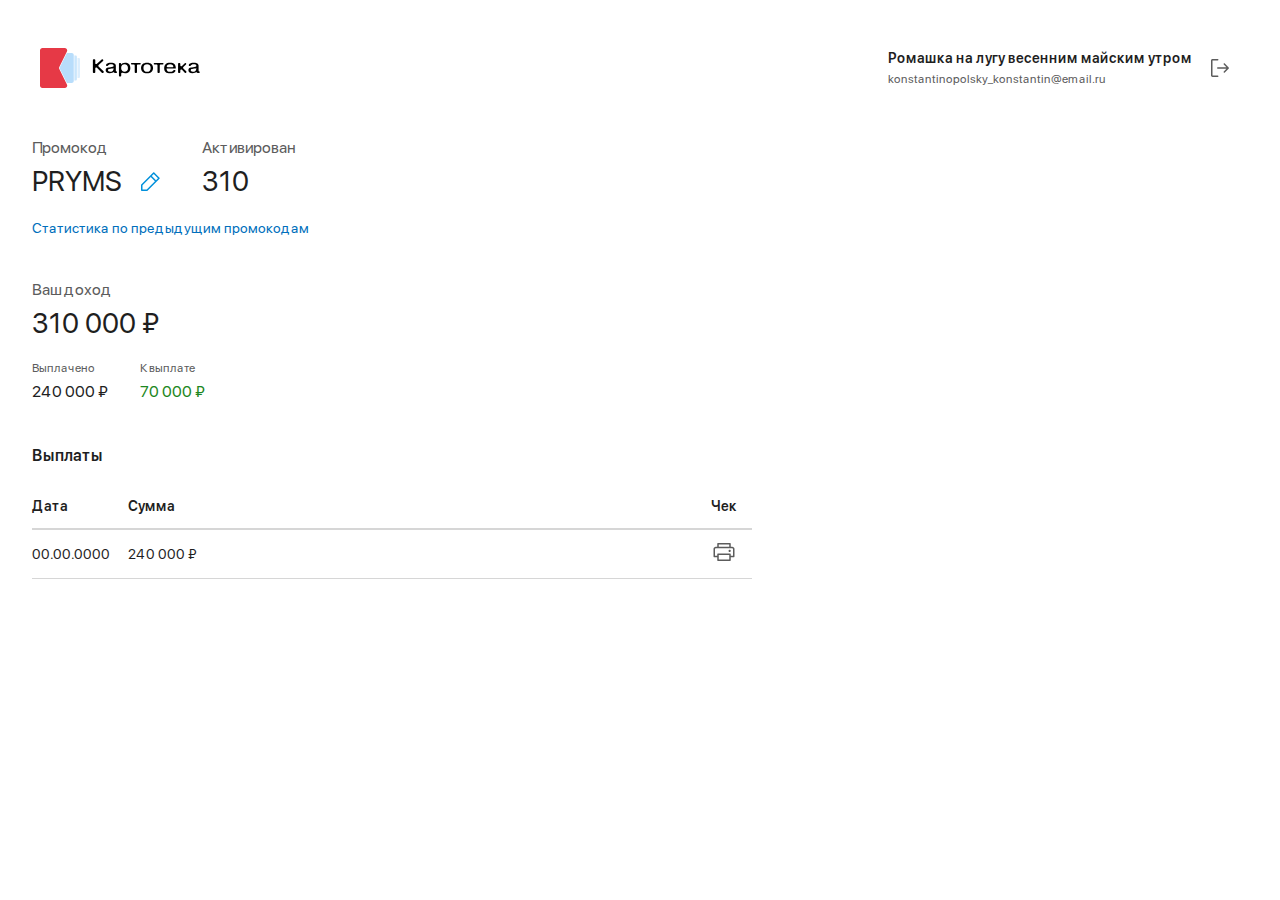
<file: docs/index.html>
<!DOCTYPE html>
<html>
  <head>
    <meta content="text/html; charset=utf-8" http-equiv="Content-Type">
    <meta name="viewport" content="width=device-width, initial-scale=1, maximum-scale=2, user-scalable=1">
    <meta content="" name="Description">
    <meta content="" name="Keywords">
    <meta content="index,follow" name="robots">
    <title>Partners account</title>
    <link rel="stylesheet" href="css/index.css">
  </head>
  <body>
    <header class="header js-header">
      <div class="title-wrapper">
        <h1 class="title">Картотека</h1>
        <div class="title-logo">
              <svg class="title-logo__icon" width="40" height="40" viewBox="0 0 40 40" fill="none">
                <path d="m37.5 30.0019h1.25c.6904 0 1.25-.5597 1.25-1.25v-17.5c0-.6904-.5596-1.25-1.25-1.25h-1.25z" fill="#dceefd"></path>
                <path d="m34.375 32.5019h1.25c.6904 0 1.25-.5597 1.25-1.25v-22.50001c0-.69035-.5596-1.25-1.25-1.25h-1.25z" fill="#cae6fc"></path>
                <path d="m0 2.50189c0-1.38071 1.11929-2.49999791 2.5-2.49999791h22.2049c1.8585 0 3.0672 1.95577791 2.2361 3.61803791l-7.632 15.26397c-.3519.7038-.3519 1.5322 0 2.236l7.632 15.264c.8311 1.6622-.3776 3.618-2.2361 3.618h-22.2049c-1.38071 0-2.5-1.1193-2.5-2.5z" fill="#e63946"></path>
                <path clip-rule="evenodd" d="m26.875 35.0019h4.875c1.1046 0 2-.8954 2-2v-26.00001c0-1.10457-.8954-2-2-2h-4.875l-6.941 13.88201c-.3519.7038-.3519 1.5322 0 2.236z" fill="#b8ddfb" fill-rule="evenodd"></path>
              </svg>
              <svg class="title-logo__text-icon" width="109" height="18" viewBox="0 0 109 18" fill="none">
                <g fill="#000">
                  <path d="m105.274 9.20085c0-.06866-.082-.10613-.137-.06472-.195.14757-.399.2479-.611.30099-.263.05251-.702.10501-1.319.15752l-1.083.07875c-.853.05251-1.451.17721-1.792.37411-.4331.3019-.6496.6826-.6496 1.142 0 .4725.1837.8466.5516 1.1223.315.2625.833.3937 1.555.3937.985 0 1.733-.1837 2.245-.5513.827-.5644 1.24-1.5488 1.24-2.95335zm-5.159-3.14981c-.3204.45015-.7228.94461-1.2751.94461h-.2988c-.5465 0-1.0139-.44919-.8597-.97346.1362-.46351.3832-.87409.7408-1.23173.7876-.78757 2.1988-1.18136 4.2328-1.18136 1.956 0 3.341.40691 4.155 1.22073.092.09189.171.19033.236.29534.079.10501.145.21659.197.33472.053.10501.098.20346.138.29534.039.07876.072.18377.098.31503.027.13126.046.22971.059.29534.014.06563.02.17064.02.31503.013.14438.02.23627.02.27565v.29533.25596 3.85913c0 .4447.049.7457.148.9032.028.0442.063.0843.1.121.106.1048.259.1571.461.1571.166 0 .354.1368.354.3032v.6201c0 .2879-.202.5398-.488.5737-.218.0259-.436.0388-.654.0388-.656 0-1.129-.1116-1.418-.3347-.392-.2866-1.157-.4878-1.557-.2124-.224.1537-.459.277-.707.3699-.551.2231-1.378.3347-2.481.3347-1.299 0-2.2574-.2166-2.8744-.6497-.7875-.5382-1.1813-1.3192-1.1813-2.3431 0-.7613.2428-1.38478.7285-1.87044.42-.44629 1.0501-.76132 1.8901-.94509.2891-.06563 1.0111-.15095 2.1661-.25596l1.122-.09845c.958-.07875 1.562-.23627 1.811-.47254.21-.18377.315-.43973.315-.76788 0-.53817-.269-.96477-.807-1.2798-.485-.2494-1.102-.3741-1.851-.3741-.892 0-1.568.13783-2.028.41348-.215.1236-.385.27471-.512.45332z"></path>
                  <path d="m89.1397 6.15696c0 .87354 1.0414 1.32716 1.681.73226l2.8513-2.65184c.1621-.15073.3752-.23451.5965-.23451.7992 0 1.1809.98254.5913 1.52206l-2.6607 2.43471c-.4219.38604-.4347 1.04661-.0281 1.44873l2.9176 2.88563c.6353.6284.1732 1.711-.7204 1.711-.2694 0-.5304-.1087-.7186-.3015l-2.7943-2.863c-.6263-.6417-1.7156-.1983-1.7156.6985v1.466c0 .5523-.4477 1-1 1h-.284c-.5522 0-1-.4477-1-1v-8.00213c0-.55228.4478-1 1-1h.284c.5523 0 1 .44771 1 1z"></path>
                  <path d="m81.7915 11.7846c.2723-.4267.6683-.8314 1.1745-.8314h.3647c.5937 0 1.0728.5263.8451 1.0746-.1264.3042-.2938.5826-.5022.8353-.42.525-.9582.9057-1.6145 1.1419-.6826.2494-1.7524.3741-3.2094.3741-.9975 0-1.8836-.0919-2.658-.2756-.7613-.1838-1.4242-.5579-1.9886-1.1223-.9057-.9057-1.3586-2.1855-1.3586-3.83942 0-1.73266.4791-3.07809 1.4373-4.0363.9845-.98446 2.4678-1.4767 4.4498-1.4767 2.0477 0 3.5703.4988 4.5679 1.49639.8663.89258 1.2995 2.24458 1.2995 4.05599 0 .16311-.1322.29534-.2953.29534h-8.939c-.0652 0-.1181.05289-.1181.11813 0 1.01067.2691 1.80487.8073 2.38237.3675.3676.7678.6038 1.201.7088.4332.1051.9582.1576 1.5752.1576 1.0369 0 1.7851-.1313 2.2445-.3938.309-.1786.548-.4002.7169-.665zm-6.311-4.68147c-.2054.53744.271 1.0345.8463 1.0345h4.8427c.5629 0 1.0371-.47439.8718-1.01245-.1524-.49628-.4156-.90699-.7895-1.23213-.5513-.48567-1.3913-.7285-2.5202-.7285-1.037 0-1.8573.26252-2.4612.78757-.3587.32819-.622.71187-.7899 1.15101z"></path>
                  <path d="m66.0948 6.57801c0-.55228-.4477-1-1-1h-2.0519c-.4349 0-.7875-.35261-.7875-.78757s.3526-.78757.7875-.78757h8.3877c.4349 0 .7875.35261.7875.78757s-.3526.78757-.7875.78757h-2.0519c-.5523 0-1 .44772-1 1v6.42699c0 .5523-.4477 1-1 1h-.2839c-.5523 0-1-.4477-1-1z"></path>
                  <path d="m60.1735 5.18424c.9714.97133 1.457 2.24457 1.457 3.81971 0 1.57515-.4856 2.84835-1.457 3.81975-1.0369 1.0369-2.5727 1.5554-4.6072 1.5554-2.0346 0-3.5704-.5185-4.6073-1.5554-.9714-.9714-1.457-2.2446-1.457-3.81975 0-1.57514.4856-2.84838 1.457-3.81971 1.0369-1.03697 2.5727-1.55546 4.6073-1.55546 2.0345 0 3.5703.51849 4.6072 1.55546zm-2.0476.86632c-.617-.59067-1.4702-.88601-2.5596-.88601-1.0895 0-1.9427.29534-2.5597.88601-.735.69569-1.1026 1.68016-1.1026 2.95339 0 1.27325.3676 2.25775 1.1026 2.95335.617.5907 1.4702.8861 2.5597.8861 1.0894 0 1.9426-.2954 2.5596-.8861.735-.6956 1.1026-1.6801 1.1026-2.95335 0-1.27323-.3676-2.2577-1.1026-2.95339z"></path>
                  <path d="m43.1176 6.57801c0-.55228-.4478-1-1-1h-2.0519c-.4349 0-.7875-.35261-.7875-.78757s.3526-.78757.7875-.78757h8.3877c.4349 0 .7875.35261.7875.78757s-.3526.78757-.7875.78757h-2.0519c-.5523 0-1 .44772-1 1v6.42699c0 .5523-.4477 1-1 1h-.2839c-.5523 0-1-.4477-1-1z"></path>
                  <path d="m27.1919 5.00288c0-.55229.4477-1 1-1h.4963c.3915 0 .7089.31734.7089.70881v.66956c0 .02168.0175.03925.0392.03925.0125 0 .0242-.00596.0317-.01595.4042-.54333.8728-.95149 1.4058-1.22447.6694-.35441 1.4898-.53161 2.4611-.53161 1.7064 0 3.0256.43973 3.9576 1.31918.9319.93196 1.3979 2.23801 1.3979 3.91816 0 1.79829-.4857 3.18309-1.457 4.15439-.8795.8795-2.1724 1.3192-3.8788 1.3192-.9976 0-1.818-.1575-2.4612-.4725-.507-.2535-1.4176.1048-1.4176.6717v2.0889c0 .5523-.4477 1-1 1h-.2839c-.5523 0-1-.4477-1-1zm5.6705.18135c-.9845 0-1.7786.3019-2.3824.90571-.7088.70881-1.0633 1.68671-1.0633 2.9337 0 1.20756.3348 2.16586 1.0042 2.87466.6169.6169 1.4308.9254 2.4415.9254 1.0369 0 1.8639-.3216 2.4808-.9648.6301-.6826.9451-1.6473.9451-2.89433 0-1.23386-.315-2.17894-.9451-2.83525-.63-.63006-1.457-.94509-2.4808-.94509z"></path>
                  <path d="m21.7678 9.20085c0-.06866-.0821-.10613-.1369-.06472-.1952.14757-.399.2479-.6113.30099-.2625.05251-.7023.10501-1.3192.15752l-1.0829.07875c-.8532.05251-1.4505.17721-1.7917.37411-.4332.3019-.6498.6826-.6498 1.142 0 .4725.1838.8466.5513 1.1223.315.2625.8335.3937 1.5555.3937.9844 0 1.7326-.1837 2.2445-.5513.827-.5644 1.2405-1.5488 1.2405-2.95335zm-5.1596-3.14981c-.3199.45015-.7224.94461-1.2747.94461h-.2987c-.5465 0-1.0139-.44919-.8598-.97346.1363-.46351.3833-.87409.7409-1.23173.7876-.78757 2.1986-1.18136 4.2332-1.18136 1.9558 0 3.3406.40691 4.1544 1.22073.0919.09189.1707.19033.2363.29534.0788.10501.1444.21659.1969.33472.0525.10501.0984.20346.1378.29534.0394.07876.0722.18377.0985.31503.0262.13126.0459.22971.059.29534.0132.06563.0197.17064.0197.31503.0132.14438.0197.23627.0197.27565v.29533.25596 3.85913c0 .4447.0495.7457.1486.9032.0278.0442.0622.0843.0994.121.106.1048.2596.1571.4608.1571.1664 0 .3544.1368.3544.3032v.6201c0 .2879-.2019.5398-.4878.5737-.218.0259-.4361.0388-.6541.0388-.6564 0-1.1289-.1116-1.4177-.3347-.3921-.2866-1.1576-.4878-1.5577-.2124-.2233.1537-.4589.277-.7065.3699-.5513.2231-1.3783.3347-2.4809.3347-1.2995 0-2.2577-.2166-2.8746-.6497-.7876-.5382-1.1814-1.3192-1.1814-2.3431 0-.7613.2429-1.38478.7285-1.87044.4201-.44629 1.0501-.76132 1.8902-.94509.2888-.06563 1.0107-.15095 2.1658-.25596l1.1223-.09845c.9582-.07875 1.562-.23627 1.8114-.47254.21-.18377.315-.43973.315-.76788 0-.53817-.269-.96477-.8072-1.2798-.4857-.2494-1.1026-.3741-1.8508-.3741-.8926 0-1.5686.13783-2.028.41348-.215.1236-.3859.27471-.5129.45332z"></path>
                  <path d="m3.31647 4.0849c0 .86821 1.03044 1.32396 1.67278.73984l4.77486-4.342048c.18408-.167399.42579-.260158.67459-.260158.9197 0 1.3638 1.136866.6762 1.747636l-4.45583 3.95806c-.43379.38533-.44967 1.05773-.03454 1.4631l5.01607 4.89827c.6416.6264.198 1.7154-.6986 1.7154h-.3323c-.2696 0-.5278-.1089-.71603-.3019l-4.86115-4.98653c-.62619-.64234-1.71605-.19901-1.71605.69805v3.59038c0 .5523-.44772 1-1 1h-.44147c-.55228 0-1-.4477-1-1v-11.78247c0-.552281.44772-.999996 1-.999996h.44147c.55228 0 1 .447715 1 .999996z"></path>
                </g>
              </svg>
        </div>
      </div>
      <div class="user">
        <div class="user__content js-user-content">
          <div class="user__name">Ромашка на лугу весенним майским утром</div>
          <div class="user__email">konstantinopolsky_konstantin@email.ru</div>
        </div>
        <button class="user__button-exit tooltip-trigger js-tooltip-trigger">
              <svg class="user__icon-exit" width="40" height="40" viewBox="0 0 40 40" fill="none">
                <path d="M12.5 11C12.1022 11 11.7206 11.158 11.4393 11.4393C11.158 11.7206 11 12.1022 11 12.5V27.5C11 27.8978 11.158 28.2794 11.4393 28.5607C11.7206 28.842 12.1022 29 12.5 29H17.75C18.1642 29 18.5 28.6642 18.5 28.25C18.5 27.8358 18.1642 27.5 17.75 27.5H12.5L12.5 12.5L17.75 12.5C18.1642 12.5 18.5 12.1642 18.5 11.75C18.5 11.3358 18.1642 11 17.75 11H12.5Z"></path>
                <path d="M23.7822 15.5322C24.0751 15.2393 24.5499 15.2393 24.8428 15.5322L29 20C29 20.012 28.9997 20.024 28.9991 20.036C28.9906 20.2158 28.9176 20.393 28.7803 20.5303L24.8428 24.4678C24.5499 24.7607 24.0751 24.7607 23.7822 24.4678C23.4893 24.1749 23.4893 23.7001 23.7822 23.4072L26.4393 20.75H17.75C17.3358 20.75 17 20.4142 17 20C17 19.5858 17.3358 19.25 17.75 19.25H26.4393L23.7822 16.5928C23.4893 16.2999 23.4893 15.8251 23.7822 15.5322Z"></path>
                <path d="M24.8428 15.5322L29 19.9931C28.9982 19.8034 28.925 19.6144 28.7803 19.4697L24.8428 15.5322Z"></path>
              </svg><span class="tooltip js-tooltip">Выйти
                    <svg class="tooltip__arrow" width="12" height="6" viewBox="0 0 12 6" fill="none">
                      <path d="M5.29292 5.70711C5.68345 6.09763 6.31661 6.09763 6.70714 5.70711L11.7071 0.707107C11.8984 0.515859 12 0.260166 12.0001 0H0C5.74041e-05 0.260166 0.101675 0.515859 0.292922 0.707107L5.29292 5.70711Z"></path>
                    </svg></span>
        </button>
      </div>
    </header>
    <div class="main-content">
      <div class="main-block">
        <div class="promo-code-content">
          <div class="promo-code-block">
            <div class="promo-code-block-wrapper"><span class="promo-code-label">Промокод</span><span class="promo-code-text">PRYMS</span></div><a class="promo-code-edit-link" href="./edit.html">
                  <svg class="promo-code-edit-icon" width="24" height="24" viewBox="0 0 24 24" fill="none">
                    <path fill-rule="evenodd" fill="currentColor" clip-rule="evenodd" d="M15.2197 2.46967C15.5126 2.17678 15.9874 2.17678 16.2803 2.46967L21.5303 7.71967C21.8232 8.01256 21.8232 8.48744 21.5303 8.78033L9.53033 20.7803C9.38968 20.921 9.19891 21 9 21H3.75C3.33579 21 3 20.6642 3 20.25V15C3 14.8011 3.07902 14.6103 3.21967 14.4697L15.2197 2.46967ZM13.8107 6L18 10.1893L19.9393 8.25L15.75 4.06066L13.8107 6ZM16.9393 11.25L12.75 7.06066L4.5 15.3107V19.5H8.68934L16.9393 11.25Z"></path>
                  </svg></a>
          </div>
          <div class="promo-code-block">
            <div class="promo-code-block-wrapper"><span class="promo-code-label">Активирован</span><span class="promo-code-text">310</span></div>
          </div>
        </div><a class="promo-code-link" href="./statistics.html">Статистика по предыдущим промокодам</a>
      </div>
      <div class="main-block">
        <div class="promo-code-block">
          <div class="promo-code-block-wrapper"><span class="promo-code-label">Ваш доход</span><span class="promo-code-text">310 000 ₽</span></div>
        </div>
        <div class="price-content">
          <div class="price-block"><span class="price-block-label">Выплачено</span><span class="price-block-text">240 000 ₽</span></div>
          <div class="price-block"><span class="price-block-label">К выплате</span><span class="price-block-text price-block-text_active">70 000 ₽</span></div>
        </div>
      </div>
      <div class="main-block">
        <div class="text-title">Выплаты</div>
      </div>
      <div class="table index-table">
        <div class="table-head">
          <div class="table-cell-h">Дата</div>
          <div class="table-cell-h">Сумма</div>
          <div class="table-cell-h">Чек</div>
        </div>
        <div class="table-row">
          <div class="table-cell">00.00.0000</div>
          <div class="table-cell">240 000 ₽</div>
          <div class="table-cell">
            <button class="table-button tooltip-trigger js-tooltip-trigger" type="button">
                  <svg class="table-icon" width="24" height="24" viewBox="0 0 24 24" fill="none">
                    <path d="M20.1253 6.75H18.75V3.75C18.75 3.55109 18.671 3.36032 18.5303 3.21967C18.3897 3.07902 18.1989 3 18 3H6C5.80109 3 5.61032 3.07902 5.46967 3.21967C5.32902 3.36032 5.25 3.55109 5.25 3.75V6.75H3.87469C2.565 6.75 1.5 7.75969 1.5 9V16.5C1.5 16.6989 1.57902 16.8897 1.71967 17.0303C1.86032 17.171 2.05109 17.25 2.25 17.25H5.25V20.25C5.25 20.4489 5.32902 20.6397 5.46967 20.7803C5.61032 20.921 5.80109 21 6 21H18C18.1989 21 18.3897 20.921 18.5303 20.7803C18.671 20.6397 18.75 20.4489 18.75 20.25V17.25H21.75C21.9489 17.25 22.1397 17.171 22.2803 17.0303C22.421 16.8897 22.5 16.6989 22.5 16.5V9C22.5 7.75969 21.435 6.75 20.1253 6.75ZM6.75 4.5H17.25V6.75H6.75V4.5ZM17.25 19.5H6.75V15H17.25V19.5ZM21 15.75H18.75V14.25C18.75 14.0511 18.671 13.8603 18.5303 13.7197C18.3897 13.579 18.1989 13.5 18 13.5H6C5.80109 13.5 5.61032 13.579 5.46967 13.7197C5.32902 13.8603 5.25 14.0511 5.25 14.25V15.75H3V9C3 8.58656 3.39281 8.25 3.87469 8.25H20.1253C20.6072 8.25 21 8.58656 21 9V15.75ZM18.75 10.875C18.75 11.0975 18.684 11.315 18.5604 11.5C18.4368 11.685 18.2611 11.8292 18.0555 11.9144C17.85 11.9995 17.6238 12.0218 17.4055 11.9784C17.1873 11.935 16.9868 11.8278 16.8295 11.6705C16.6722 11.5132 16.565 11.3127 16.5216 11.0945C16.4782 10.8762 16.5005 10.65 16.5856 10.4445C16.6708 10.2389 16.815 10.0632 17 9.9396C17.185 9.81598 17.4025 9.75 17.625 9.75C17.9234 9.75 18.2095 9.86853 18.4205 10.0795C18.6315 10.2905 18.75 10.5766 18.75 10.875Z"></path>
                  </svg><span class="tooltip js-tooltip">Напечатать
                        <svg class="tooltip__arrow" width="12" height="6" viewBox="0 0 12 6" fill="none">
                          <path d="M5.29292 5.70711C5.68345 6.09763 6.31661 6.09763 6.70714 5.70711L11.7071 0.707107C11.8984 0.515859 12 0.260166 12.0001 0H0C5.74041e-05 0.260166 0.101675 0.515859 0.292922 0.707107L5.29292 5.70711Z"></path>
                        </svg></span>
            </button>
          </div>
        </div>
      </div>
    </div>
  </body>
  <script src="js/index.js"></script>
</html>
</file>
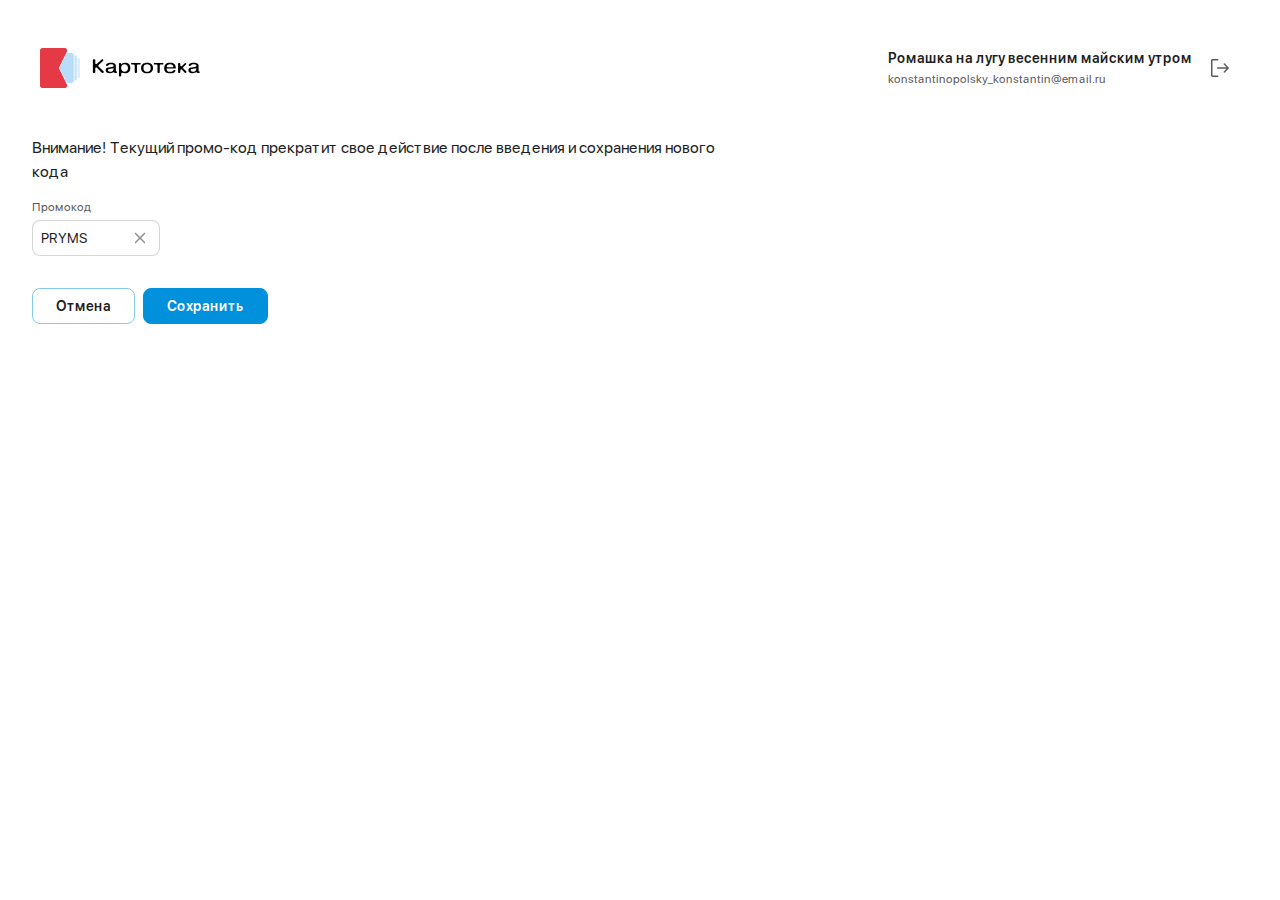
<file: docs/edit.html>
<!DOCTYPE html>
<html>
  <head>
    <meta content="text/html; charset=utf-8" http-equiv="Content-Type">
    <meta name="viewport" content="width=device-width, initial-scale=1, maximum-scale=2, user-scalable=1">
    <meta content="" name="Description">
    <meta content="" name="Keywords">
    <meta content="index,follow" name="robots">
    <title>Partners account</title>
    <link rel="stylesheet" href="css/index.css">
  </head>
  <body>
    <header class="header js-header">
      <div class="title-wrapper">
        <h1 class="title">Картотека</h1>
        <div class="title-logo">
              <svg class="title-logo__icon" width="40" height="40" viewBox="0 0 40 40" fill="none">
                <path d="m37.5 30.0019h1.25c.6904 0 1.25-.5597 1.25-1.25v-17.5c0-.6904-.5596-1.25-1.25-1.25h-1.25z" fill="#dceefd"></path>
                <path d="m34.375 32.5019h1.25c.6904 0 1.25-.5597 1.25-1.25v-22.50001c0-.69035-.5596-1.25-1.25-1.25h-1.25z" fill="#cae6fc"></path>
                <path d="m0 2.50189c0-1.38071 1.11929-2.49999791 2.5-2.49999791h22.2049c1.8585 0 3.0672 1.95577791 2.2361 3.61803791l-7.632 15.26397c-.3519.7038-.3519 1.5322 0 2.236l7.632 15.264c.8311 1.6622-.3776 3.618-2.2361 3.618h-22.2049c-1.38071 0-2.5-1.1193-2.5-2.5z" fill="#e63946"></path>
                <path clip-rule="evenodd" d="m26.875 35.0019h4.875c1.1046 0 2-.8954 2-2v-26.00001c0-1.10457-.8954-2-2-2h-4.875l-6.941 13.88201c-.3519.7038-.3519 1.5322 0 2.236z" fill="#b8ddfb" fill-rule="evenodd"></path>
              </svg>
              <svg class="title-logo__text-icon" width="109" height="18" viewBox="0 0 109 18" fill="none">
                <g fill="#000">
                  <path d="m105.274 9.20085c0-.06866-.082-.10613-.137-.06472-.195.14757-.399.2479-.611.30099-.263.05251-.702.10501-1.319.15752l-1.083.07875c-.853.05251-1.451.17721-1.792.37411-.4331.3019-.6496.6826-.6496 1.142 0 .4725.1837.8466.5516 1.1223.315.2625.833.3937 1.555.3937.985 0 1.733-.1837 2.245-.5513.827-.5644 1.24-1.5488 1.24-2.95335zm-5.159-3.14981c-.3204.45015-.7228.94461-1.2751.94461h-.2988c-.5465 0-1.0139-.44919-.8597-.97346.1362-.46351.3832-.87409.7408-1.23173.7876-.78757 2.1988-1.18136 4.2328-1.18136 1.956 0 3.341.40691 4.155 1.22073.092.09189.171.19033.236.29534.079.10501.145.21659.197.33472.053.10501.098.20346.138.29534.039.07876.072.18377.098.31503.027.13126.046.22971.059.29534.014.06563.02.17064.02.31503.013.14438.02.23627.02.27565v.29533.25596 3.85913c0 .4447.049.7457.148.9032.028.0442.063.0843.1.121.106.1048.259.1571.461.1571.166 0 .354.1368.354.3032v.6201c0 .2879-.202.5398-.488.5737-.218.0259-.436.0388-.654.0388-.656 0-1.129-.1116-1.418-.3347-.392-.2866-1.157-.4878-1.557-.2124-.224.1537-.459.277-.707.3699-.551.2231-1.378.3347-2.481.3347-1.299 0-2.2574-.2166-2.8744-.6497-.7875-.5382-1.1813-1.3192-1.1813-2.3431 0-.7613.2428-1.38478.7285-1.87044.42-.44629 1.0501-.76132 1.8901-.94509.2891-.06563 1.0111-.15095 2.1661-.25596l1.122-.09845c.958-.07875 1.562-.23627 1.811-.47254.21-.18377.315-.43973.315-.76788 0-.53817-.269-.96477-.807-1.2798-.485-.2494-1.102-.3741-1.851-.3741-.892 0-1.568.13783-2.028.41348-.215.1236-.385.27471-.512.45332z"></path>
                  <path d="m89.1397 6.15696c0 .87354 1.0414 1.32716 1.681.73226l2.8513-2.65184c.1621-.15073.3752-.23451.5965-.23451.7992 0 1.1809.98254.5913 1.52206l-2.6607 2.43471c-.4219.38604-.4347 1.04661-.0281 1.44873l2.9176 2.88563c.6353.6284.1732 1.711-.7204 1.711-.2694 0-.5304-.1087-.7186-.3015l-2.7943-2.863c-.6263-.6417-1.7156-.1983-1.7156.6985v1.466c0 .5523-.4477 1-1 1h-.284c-.5522 0-1-.4477-1-1v-8.00213c0-.55228.4478-1 1-1h.284c.5523 0 1 .44771 1 1z"></path>
                  <path d="m81.7915 11.7846c.2723-.4267.6683-.8314 1.1745-.8314h.3647c.5937 0 1.0728.5263.8451 1.0746-.1264.3042-.2938.5826-.5022.8353-.42.525-.9582.9057-1.6145 1.1419-.6826.2494-1.7524.3741-3.2094.3741-.9975 0-1.8836-.0919-2.658-.2756-.7613-.1838-1.4242-.5579-1.9886-1.1223-.9057-.9057-1.3586-2.1855-1.3586-3.83942 0-1.73266.4791-3.07809 1.4373-4.0363.9845-.98446 2.4678-1.4767 4.4498-1.4767 2.0477 0 3.5703.4988 4.5679 1.49639.8663.89258 1.2995 2.24458 1.2995 4.05599 0 .16311-.1322.29534-.2953.29534h-8.939c-.0652 0-.1181.05289-.1181.11813 0 1.01067.2691 1.80487.8073 2.38237.3675.3676.7678.6038 1.201.7088.4332.1051.9582.1576 1.5752.1576 1.0369 0 1.7851-.1313 2.2445-.3938.309-.1786.548-.4002.7169-.665zm-6.311-4.68147c-.2054.53744.271 1.0345.8463 1.0345h4.8427c.5629 0 1.0371-.47439.8718-1.01245-.1524-.49628-.4156-.90699-.7895-1.23213-.5513-.48567-1.3913-.7285-2.5202-.7285-1.037 0-1.8573.26252-2.4612.78757-.3587.32819-.622.71187-.7899 1.15101z"></path>
                  <path d="m66.0948 6.57801c0-.55228-.4477-1-1-1h-2.0519c-.4349 0-.7875-.35261-.7875-.78757s.3526-.78757.7875-.78757h8.3877c.4349 0 .7875.35261.7875.78757s-.3526.78757-.7875.78757h-2.0519c-.5523 0-1 .44772-1 1v6.42699c0 .5523-.4477 1-1 1h-.2839c-.5523 0-1-.4477-1-1z"></path>
                  <path d="m60.1735 5.18424c.9714.97133 1.457 2.24457 1.457 3.81971 0 1.57515-.4856 2.84835-1.457 3.81975-1.0369 1.0369-2.5727 1.5554-4.6072 1.5554-2.0346 0-3.5704-.5185-4.6073-1.5554-.9714-.9714-1.457-2.2446-1.457-3.81975 0-1.57514.4856-2.84838 1.457-3.81971 1.0369-1.03697 2.5727-1.55546 4.6073-1.55546 2.0345 0 3.5703.51849 4.6072 1.55546zm-2.0476.86632c-.617-.59067-1.4702-.88601-2.5596-.88601-1.0895 0-1.9427.29534-2.5597.88601-.735.69569-1.1026 1.68016-1.1026 2.95339 0 1.27325.3676 2.25775 1.1026 2.95335.617.5907 1.4702.8861 2.5597.8861 1.0894 0 1.9426-.2954 2.5596-.8861.735-.6956 1.1026-1.6801 1.1026-2.95335 0-1.27323-.3676-2.2577-1.1026-2.95339z"></path>
                  <path d="m43.1176 6.57801c0-.55228-.4478-1-1-1h-2.0519c-.4349 0-.7875-.35261-.7875-.78757s.3526-.78757.7875-.78757h8.3877c.4349 0 .7875.35261.7875.78757s-.3526.78757-.7875.78757h-2.0519c-.5523 0-1 .44772-1 1v6.42699c0 .5523-.4477 1-1 1h-.2839c-.5523 0-1-.4477-1-1z"></path>
                  <path d="m27.1919 5.00288c0-.55229.4477-1 1-1h.4963c.3915 0 .7089.31734.7089.70881v.66956c0 .02168.0175.03925.0392.03925.0125 0 .0242-.00596.0317-.01595.4042-.54333.8728-.95149 1.4058-1.22447.6694-.35441 1.4898-.53161 2.4611-.53161 1.7064 0 3.0256.43973 3.9576 1.31918.9319.93196 1.3979 2.23801 1.3979 3.91816 0 1.79829-.4857 3.18309-1.457 4.15439-.8795.8795-2.1724 1.3192-3.8788 1.3192-.9976 0-1.818-.1575-2.4612-.4725-.507-.2535-1.4176.1048-1.4176.6717v2.0889c0 .5523-.4477 1-1 1h-.2839c-.5523 0-1-.4477-1-1zm5.6705.18135c-.9845 0-1.7786.3019-2.3824.90571-.7088.70881-1.0633 1.68671-1.0633 2.9337 0 1.20756.3348 2.16586 1.0042 2.87466.6169.6169 1.4308.9254 2.4415.9254 1.0369 0 1.8639-.3216 2.4808-.9648.6301-.6826.9451-1.6473.9451-2.89433 0-1.23386-.315-2.17894-.9451-2.83525-.63-.63006-1.457-.94509-2.4808-.94509z"></path>
                  <path d="m21.7678 9.20085c0-.06866-.0821-.10613-.1369-.06472-.1952.14757-.399.2479-.6113.30099-.2625.05251-.7023.10501-1.3192.15752l-1.0829.07875c-.8532.05251-1.4505.17721-1.7917.37411-.4332.3019-.6498.6826-.6498 1.142 0 .4725.1838.8466.5513 1.1223.315.2625.8335.3937 1.5555.3937.9844 0 1.7326-.1837 2.2445-.5513.827-.5644 1.2405-1.5488 1.2405-2.95335zm-5.1596-3.14981c-.3199.45015-.7224.94461-1.2747.94461h-.2987c-.5465 0-1.0139-.44919-.8598-.97346.1363-.46351.3833-.87409.7409-1.23173.7876-.78757 2.1986-1.18136 4.2332-1.18136 1.9558 0 3.3406.40691 4.1544 1.22073.0919.09189.1707.19033.2363.29534.0788.10501.1444.21659.1969.33472.0525.10501.0984.20346.1378.29534.0394.07876.0722.18377.0985.31503.0262.13126.0459.22971.059.29534.0132.06563.0197.17064.0197.31503.0132.14438.0197.23627.0197.27565v.29533.25596 3.85913c0 .4447.0495.7457.1486.9032.0278.0442.0622.0843.0994.121.106.1048.2596.1571.4608.1571.1664 0 .3544.1368.3544.3032v.6201c0 .2879-.2019.5398-.4878.5737-.218.0259-.4361.0388-.6541.0388-.6564 0-1.1289-.1116-1.4177-.3347-.3921-.2866-1.1576-.4878-1.5577-.2124-.2233.1537-.4589.277-.7065.3699-.5513.2231-1.3783.3347-2.4809.3347-1.2995 0-2.2577-.2166-2.8746-.6497-.7876-.5382-1.1814-1.3192-1.1814-2.3431 0-.7613.2429-1.38478.7285-1.87044.4201-.44629 1.0501-.76132 1.8902-.94509.2888-.06563 1.0107-.15095 2.1658-.25596l1.1223-.09845c.9582-.07875 1.562-.23627 1.8114-.47254.21-.18377.315-.43973.315-.76788 0-.53817-.269-.96477-.8072-1.2798-.4857-.2494-1.1026-.3741-1.8508-.3741-.8926 0-1.5686.13783-2.028.41348-.215.1236-.3859.27471-.5129.45332z"></path>
                  <path d="m3.31647 4.0849c0 .86821 1.03044 1.32396 1.67278.73984l4.77486-4.342048c.18408-.167399.42579-.260158.67459-.260158.9197 0 1.3638 1.136866.6762 1.747636l-4.45583 3.95806c-.43379.38533-.44967 1.05773-.03454 1.4631l5.01607 4.89827c.6416.6264.198 1.7154-.6986 1.7154h-.3323c-.2696 0-.5278-.1089-.71603-.3019l-4.86115-4.98653c-.62619-.64234-1.71605-.19901-1.71605.69805v3.59038c0 .5523-.44772 1-1 1h-.44147c-.55228 0-1-.4477-1-1v-11.78247c0-.552281.44772-.999996 1-.999996h.44147c.55228 0 1 .447715 1 .999996z"></path>
                </g>
              </svg>
        </div>
      </div>
      <div class="user">
        <div class="user__content js-user-content">
          <div class="user__name">Ромашка на лугу весенним майским утром</div>
          <div class="user__email">konstantinopolsky_konstantin@email.ru</div>
        </div>
        <button class="user__button-exit tooltip-trigger js-tooltip-trigger">
              <svg class="user__icon-exit" width="40" height="40" viewBox="0 0 40 40" fill="none">
                <path d="M12.5 11C12.1022 11 11.7206 11.158 11.4393 11.4393C11.158 11.7206 11 12.1022 11 12.5V27.5C11 27.8978 11.158 28.2794 11.4393 28.5607C11.7206 28.842 12.1022 29 12.5 29H17.75C18.1642 29 18.5 28.6642 18.5 28.25C18.5 27.8358 18.1642 27.5 17.75 27.5H12.5L12.5 12.5L17.75 12.5C18.1642 12.5 18.5 12.1642 18.5 11.75C18.5 11.3358 18.1642 11 17.75 11H12.5Z"></path>
                <path d="M23.7822 15.5322C24.0751 15.2393 24.5499 15.2393 24.8428 15.5322L29 20C29 20.012 28.9997 20.024 28.9991 20.036C28.9906 20.2158 28.9176 20.393 28.7803 20.5303L24.8428 24.4678C24.5499 24.7607 24.0751 24.7607 23.7822 24.4678C23.4893 24.1749 23.4893 23.7001 23.7822 23.4072L26.4393 20.75H17.75C17.3358 20.75 17 20.4142 17 20C17 19.5858 17.3358 19.25 17.75 19.25H26.4393L23.7822 16.5928C23.4893 16.2999 23.4893 15.8251 23.7822 15.5322Z"></path>
                <path d="M24.8428 15.5322L29 19.9931C28.9982 19.8034 28.925 19.6144 28.7803 19.4697L24.8428 15.5322Z"></path>
              </svg><span class="tooltip js-tooltip">Выйти
                    <svg class="tooltip__arrow" width="12" height="6" viewBox="0 0 12 6" fill="none">
                      <path d="M5.29292 5.70711C5.68345 6.09763 6.31661 6.09763 6.70714 5.70711L11.7071 0.707107C11.8984 0.515859 12 0.260166 12.0001 0H0C5.74041e-05 0.260166 0.101675 0.515859 0.292922 0.707107L5.29292 5.70711Z"></path>
                    </svg></span>
        </button>
      </div>
    </header>
    <div class="main-content">
      <div class="main-block">
        <div class="edit-label">Внимание! Текущий промо-код прекратит свое действие после введения и сохранения нового кода</div>
            <div class="text-input js-text-input-node edit-input">
              <div class="text-input__label">Промокод</div>
              <div class="text-input__input-wrapper">
                <input class="text-input__input js-text-input" type="text" placeholder="" value="PRYMS">
                <button class="text-input__reset js-text-input-reset" type="button">
                      <svg class="text-input__icon" width="16" height="16" viewBox="0 0 16 16" fill="none">
                        <path d="M13.0303 4.03033C13.3232 3.73744 13.3232 3.26256 13.0303 2.96967C12.7374 2.67678 12.2626 2.67678 11.9697 2.96967L8 6.93934L4.03033 2.96967C3.73744 2.67678 3.26256 2.67678 2.96967 2.96967C2.67678 3.26256 2.67678 3.73744 2.96967 4.03033L6.93934 8L2.96967 11.9697C2.67678 12.2626 2.67678 12.7374 2.96967 13.0303C3.26256 13.3232 3.73744 13.3232 4.03033 13.0303L8 9.06066L11.9697 13.0303C12.2626 13.3232 12.7374 13.3232 13.0303 13.0303C13.3232 12.7374 13.3232 12.2626 13.0303 11.9697L9.06066 8L13.0303 4.03033Z"></path>
                      </svg>
                </button>
              </div>
            </div>
        <div class="edit-apply-block"><a class="button s secondary edit-apply-block__button" type="button" href="./">Отмена</a>
              <button class="button s primary edit-apply-block__button" type="button">Сохранить
              </button>
        </div>
      </div>
    </div>
  </body>
  <script src="js/index.js"></script>
</html>
</file>
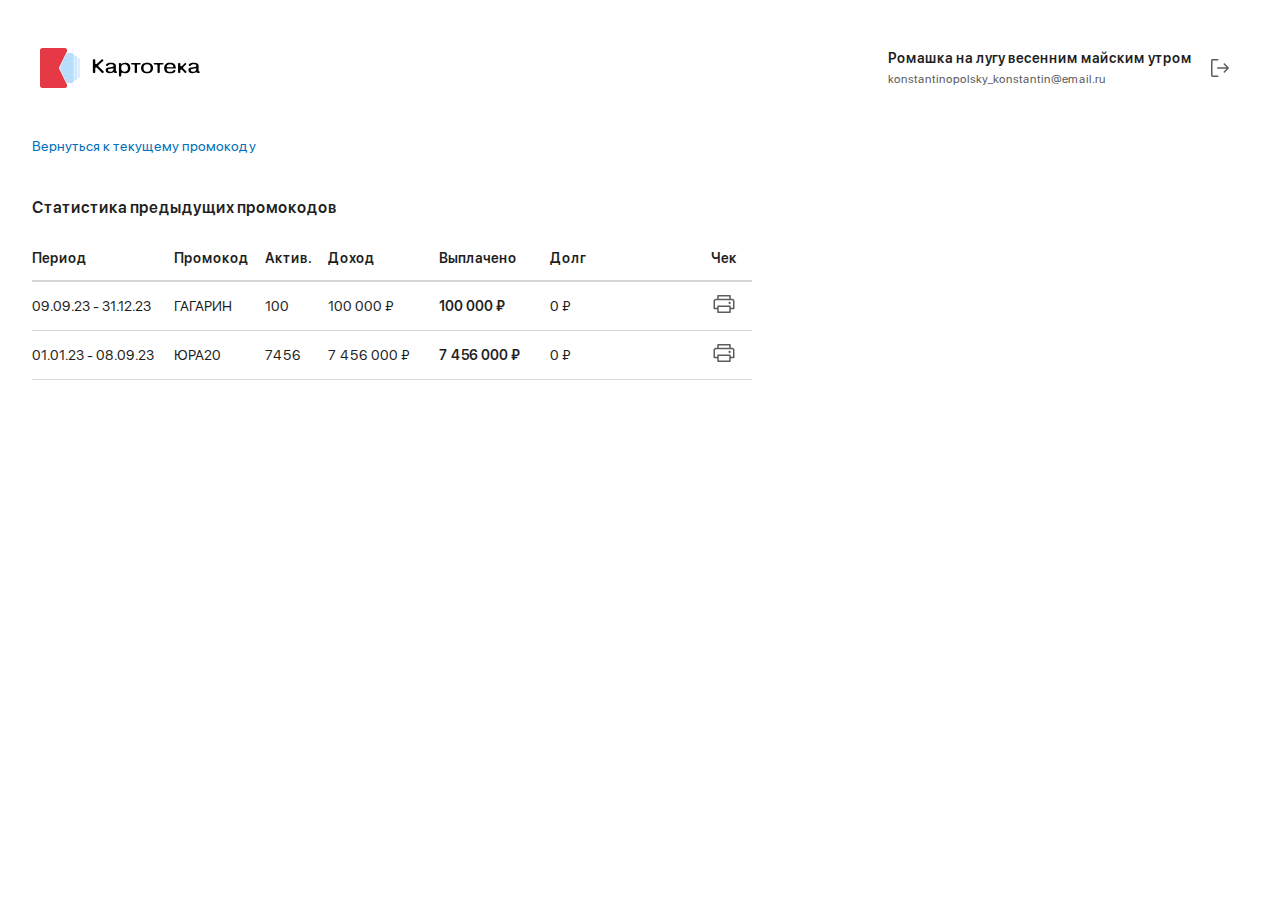
<file: docs/statistics.html>
<!DOCTYPE html>
<html>
  <head>
    <meta content="text/html; charset=utf-8" http-equiv="Content-Type">
    <meta name="viewport" content="width=device-width, initial-scale=1, maximum-scale=2, user-scalable=1">
    <meta content="" name="Description">
    <meta content="" name="Keywords">
    <meta content="index,follow" name="robots">
    <title>Partners account</title>
    <link rel="stylesheet" href="css/index.css">
  </head>
  <body>
    <header class="header js-header">
      <div class="title-wrapper">
        <h1 class="title">Картотека</h1>
        <div class="title-logo">
              <svg class="title-logo__icon" width="40" height="40" viewBox="0 0 40 40" fill="none">
                <path d="m37.5 30.0019h1.25c.6904 0 1.25-.5597 1.25-1.25v-17.5c0-.6904-.5596-1.25-1.25-1.25h-1.25z" fill="#dceefd"></path>
                <path d="m34.375 32.5019h1.25c.6904 0 1.25-.5597 1.25-1.25v-22.50001c0-.69035-.5596-1.25-1.25-1.25h-1.25z" fill="#cae6fc"></path>
                <path d="m0 2.50189c0-1.38071 1.11929-2.49999791 2.5-2.49999791h22.2049c1.8585 0 3.0672 1.95577791 2.2361 3.61803791l-7.632 15.26397c-.3519.7038-.3519 1.5322 0 2.236l7.632 15.264c.8311 1.6622-.3776 3.618-2.2361 3.618h-22.2049c-1.38071 0-2.5-1.1193-2.5-2.5z" fill="#e63946"></path>
                <path clip-rule="evenodd" d="m26.875 35.0019h4.875c1.1046 0 2-.8954 2-2v-26.00001c0-1.10457-.8954-2-2-2h-4.875l-6.941 13.88201c-.3519.7038-.3519 1.5322 0 2.236z" fill="#b8ddfb" fill-rule="evenodd"></path>
              </svg>
              <svg class="title-logo__text-icon" width="109" height="18" viewBox="0 0 109 18" fill="none">
                <g fill="#000">
                  <path d="m105.274 9.20085c0-.06866-.082-.10613-.137-.06472-.195.14757-.399.2479-.611.30099-.263.05251-.702.10501-1.319.15752l-1.083.07875c-.853.05251-1.451.17721-1.792.37411-.4331.3019-.6496.6826-.6496 1.142 0 .4725.1837.8466.5516 1.1223.315.2625.833.3937 1.555.3937.985 0 1.733-.1837 2.245-.5513.827-.5644 1.24-1.5488 1.24-2.95335zm-5.159-3.14981c-.3204.45015-.7228.94461-1.2751.94461h-.2988c-.5465 0-1.0139-.44919-.8597-.97346.1362-.46351.3832-.87409.7408-1.23173.7876-.78757 2.1988-1.18136 4.2328-1.18136 1.956 0 3.341.40691 4.155 1.22073.092.09189.171.19033.236.29534.079.10501.145.21659.197.33472.053.10501.098.20346.138.29534.039.07876.072.18377.098.31503.027.13126.046.22971.059.29534.014.06563.02.17064.02.31503.013.14438.02.23627.02.27565v.29533.25596 3.85913c0 .4447.049.7457.148.9032.028.0442.063.0843.1.121.106.1048.259.1571.461.1571.166 0 .354.1368.354.3032v.6201c0 .2879-.202.5398-.488.5737-.218.0259-.436.0388-.654.0388-.656 0-1.129-.1116-1.418-.3347-.392-.2866-1.157-.4878-1.557-.2124-.224.1537-.459.277-.707.3699-.551.2231-1.378.3347-2.481.3347-1.299 0-2.2574-.2166-2.8744-.6497-.7875-.5382-1.1813-1.3192-1.1813-2.3431 0-.7613.2428-1.38478.7285-1.87044.42-.44629 1.0501-.76132 1.8901-.94509.2891-.06563 1.0111-.15095 2.1661-.25596l1.122-.09845c.958-.07875 1.562-.23627 1.811-.47254.21-.18377.315-.43973.315-.76788 0-.53817-.269-.96477-.807-1.2798-.485-.2494-1.102-.3741-1.851-.3741-.892 0-1.568.13783-2.028.41348-.215.1236-.385.27471-.512.45332z"></path>
                  <path d="m89.1397 6.15696c0 .87354 1.0414 1.32716 1.681.73226l2.8513-2.65184c.1621-.15073.3752-.23451.5965-.23451.7992 0 1.1809.98254.5913 1.52206l-2.6607 2.43471c-.4219.38604-.4347 1.04661-.0281 1.44873l2.9176 2.88563c.6353.6284.1732 1.711-.7204 1.711-.2694 0-.5304-.1087-.7186-.3015l-2.7943-2.863c-.6263-.6417-1.7156-.1983-1.7156.6985v1.466c0 .5523-.4477 1-1 1h-.284c-.5522 0-1-.4477-1-1v-8.00213c0-.55228.4478-1 1-1h.284c.5523 0 1 .44771 1 1z"></path>
                  <path d="m81.7915 11.7846c.2723-.4267.6683-.8314 1.1745-.8314h.3647c.5937 0 1.0728.5263.8451 1.0746-.1264.3042-.2938.5826-.5022.8353-.42.525-.9582.9057-1.6145 1.1419-.6826.2494-1.7524.3741-3.2094.3741-.9975 0-1.8836-.0919-2.658-.2756-.7613-.1838-1.4242-.5579-1.9886-1.1223-.9057-.9057-1.3586-2.1855-1.3586-3.83942 0-1.73266.4791-3.07809 1.4373-4.0363.9845-.98446 2.4678-1.4767 4.4498-1.4767 2.0477 0 3.5703.4988 4.5679 1.49639.8663.89258 1.2995 2.24458 1.2995 4.05599 0 .16311-.1322.29534-.2953.29534h-8.939c-.0652 0-.1181.05289-.1181.11813 0 1.01067.2691 1.80487.8073 2.38237.3675.3676.7678.6038 1.201.7088.4332.1051.9582.1576 1.5752.1576 1.0369 0 1.7851-.1313 2.2445-.3938.309-.1786.548-.4002.7169-.665zm-6.311-4.68147c-.2054.53744.271 1.0345.8463 1.0345h4.8427c.5629 0 1.0371-.47439.8718-1.01245-.1524-.49628-.4156-.90699-.7895-1.23213-.5513-.48567-1.3913-.7285-2.5202-.7285-1.037 0-1.8573.26252-2.4612.78757-.3587.32819-.622.71187-.7899 1.15101z"></path>
                  <path d="m66.0948 6.57801c0-.55228-.4477-1-1-1h-2.0519c-.4349 0-.7875-.35261-.7875-.78757s.3526-.78757.7875-.78757h8.3877c.4349 0 .7875.35261.7875.78757s-.3526.78757-.7875.78757h-2.0519c-.5523 0-1 .44772-1 1v6.42699c0 .5523-.4477 1-1 1h-.2839c-.5523 0-1-.4477-1-1z"></path>
                  <path d="m60.1735 5.18424c.9714.97133 1.457 2.24457 1.457 3.81971 0 1.57515-.4856 2.84835-1.457 3.81975-1.0369 1.0369-2.5727 1.5554-4.6072 1.5554-2.0346 0-3.5704-.5185-4.6073-1.5554-.9714-.9714-1.457-2.2446-1.457-3.81975 0-1.57514.4856-2.84838 1.457-3.81971 1.0369-1.03697 2.5727-1.55546 4.6073-1.55546 2.0345 0 3.5703.51849 4.6072 1.55546zm-2.0476.86632c-.617-.59067-1.4702-.88601-2.5596-.88601-1.0895 0-1.9427.29534-2.5597.88601-.735.69569-1.1026 1.68016-1.1026 2.95339 0 1.27325.3676 2.25775 1.1026 2.95335.617.5907 1.4702.8861 2.5597.8861 1.0894 0 1.9426-.2954 2.5596-.8861.735-.6956 1.1026-1.6801 1.1026-2.95335 0-1.27323-.3676-2.2577-1.1026-2.95339z"></path>
                  <path d="m43.1176 6.57801c0-.55228-.4478-1-1-1h-2.0519c-.4349 0-.7875-.35261-.7875-.78757s.3526-.78757.7875-.78757h8.3877c.4349 0 .7875.35261.7875.78757s-.3526.78757-.7875.78757h-2.0519c-.5523 0-1 .44772-1 1v6.42699c0 .5523-.4477 1-1 1h-.2839c-.5523 0-1-.4477-1-1z"></path>
                  <path d="m27.1919 5.00288c0-.55229.4477-1 1-1h.4963c.3915 0 .7089.31734.7089.70881v.66956c0 .02168.0175.03925.0392.03925.0125 0 .0242-.00596.0317-.01595.4042-.54333.8728-.95149 1.4058-1.22447.6694-.35441 1.4898-.53161 2.4611-.53161 1.7064 0 3.0256.43973 3.9576 1.31918.9319.93196 1.3979 2.23801 1.3979 3.91816 0 1.79829-.4857 3.18309-1.457 4.15439-.8795.8795-2.1724 1.3192-3.8788 1.3192-.9976 0-1.818-.1575-2.4612-.4725-.507-.2535-1.4176.1048-1.4176.6717v2.0889c0 .5523-.4477 1-1 1h-.2839c-.5523 0-1-.4477-1-1zm5.6705.18135c-.9845 0-1.7786.3019-2.3824.90571-.7088.70881-1.0633 1.68671-1.0633 2.9337 0 1.20756.3348 2.16586 1.0042 2.87466.6169.6169 1.4308.9254 2.4415.9254 1.0369 0 1.8639-.3216 2.4808-.9648.6301-.6826.9451-1.6473.9451-2.89433 0-1.23386-.315-2.17894-.9451-2.83525-.63-.63006-1.457-.94509-2.4808-.94509z"></path>
                  <path d="m21.7678 9.20085c0-.06866-.0821-.10613-.1369-.06472-.1952.14757-.399.2479-.6113.30099-.2625.05251-.7023.10501-1.3192.15752l-1.0829.07875c-.8532.05251-1.4505.17721-1.7917.37411-.4332.3019-.6498.6826-.6498 1.142 0 .4725.1838.8466.5513 1.1223.315.2625.8335.3937 1.5555.3937.9844 0 1.7326-.1837 2.2445-.5513.827-.5644 1.2405-1.5488 1.2405-2.95335zm-5.1596-3.14981c-.3199.45015-.7224.94461-1.2747.94461h-.2987c-.5465 0-1.0139-.44919-.8598-.97346.1363-.46351.3833-.87409.7409-1.23173.7876-.78757 2.1986-1.18136 4.2332-1.18136 1.9558 0 3.3406.40691 4.1544 1.22073.0919.09189.1707.19033.2363.29534.0788.10501.1444.21659.1969.33472.0525.10501.0984.20346.1378.29534.0394.07876.0722.18377.0985.31503.0262.13126.0459.22971.059.29534.0132.06563.0197.17064.0197.31503.0132.14438.0197.23627.0197.27565v.29533.25596 3.85913c0 .4447.0495.7457.1486.9032.0278.0442.0622.0843.0994.121.106.1048.2596.1571.4608.1571.1664 0 .3544.1368.3544.3032v.6201c0 .2879-.2019.5398-.4878.5737-.218.0259-.4361.0388-.6541.0388-.6564 0-1.1289-.1116-1.4177-.3347-.3921-.2866-1.1576-.4878-1.5577-.2124-.2233.1537-.4589.277-.7065.3699-.5513.2231-1.3783.3347-2.4809.3347-1.2995 0-2.2577-.2166-2.8746-.6497-.7876-.5382-1.1814-1.3192-1.1814-2.3431 0-.7613.2429-1.38478.7285-1.87044.4201-.44629 1.0501-.76132 1.8902-.94509.2888-.06563 1.0107-.15095 2.1658-.25596l1.1223-.09845c.9582-.07875 1.562-.23627 1.8114-.47254.21-.18377.315-.43973.315-.76788 0-.53817-.269-.96477-.8072-1.2798-.4857-.2494-1.1026-.3741-1.8508-.3741-.8926 0-1.5686.13783-2.028.41348-.215.1236-.3859.27471-.5129.45332z"></path>
                  <path d="m3.31647 4.0849c0 .86821 1.03044 1.32396 1.67278.73984l4.77486-4.342048c.18408-.167399.42579-.260158.67459-.260158.9197 0 1.3638 1.136866.6762 1.747636l-4.45583 3.95806c-.43379.38533-.44967 1.05773-.03454 1.4631l5.01607 4.89827c.6416.6264.198 1.7154-.6986 1.7154h-.3323c-.2696 0-.5278-.1089-.71603-.3019l-4.86115-4.98653c-.62619-.64234-1.71605-.19901-1.71605.69805v3.59038c0 .5523-.44772 1-1 1h-.44147c-.55228 0-1-.4477-1-1v-11.78247c0-.552281.44772-.999996 1-.999996h.44147c.55228 0 1 .447715 1 .999996z"></path>
                </g>
              </svg>
        </div>
      </div>
      <div class="user">
        <div class="user__content js-user-content">
          <div class="user__name">Ромашка на лугу весенним майским утром</div>
          <div class="user__email">konstantinopolsky_konstantin@email.ru</div>
        </div>
        <button class="user__button-exit tooltip-trigger js-tooltip-trigger">
              <svg class="user__icon-exit" width="40" height="40" viewBox="0 0 40 40" fill="none">
                <path d="M12.5 11C12.1022 11 11.7206 11.158 11.4393 11.4393C11.158 11.7206 11 12.1022 11 12.5V27.5C11 27.8978 11.158 28.2794 11.4393 28.5607C11.7206 28.842 12.1022 29 12.5 29H17.75C18.1642 29 18.5 28.6642 18.5 28.25C18.5 27.8358 18.1642 27.5 17.75 27.5H12.5L12.5 12.5L17.75 12.5C18.1642 12.5 18.5 12.1642 18.5 11.75C18.5 11.3358 18.1642 11 17.75 11H12.5Z"></path>
                <path d="M23.7822 15.5322C24.0751 15.2393 24.5499 15.2393 24.8428 15.5322L29 20C29 20.012 28.9997 20.024 28.9991 20.036C28.9906 20.2158 28.9176 20.393 28.7803 20.5303L24.8428 24.4678C24.5499 24.7607 24.0751 24.7607 23.7822 24.4678C23.4893 24.1749 23.4893 23.7001 23.7822 23.4072L26.4393 20.75H17.75C17.3358 20.75 17 20.4142 17 20C17 19.5858 17.3358 19.25 17.75 19.25H26.4393L23.7822 16.5928C23.4893 16.2999 23.4893 15.8251 23.7822 15.5322Z"></path>
                <path d="M24.8428 15.5322L29 19.9931C28.9982 19.8034 28.925 19.6144 28.7803 19.4697L24.8428 15.5322Z"></path>
              </svg><span class="tooltip js-tooltip">Выйти
                    <svg class="tooltip__arrow" width="12" height="6" viewBox="0 0 12 6" fill="none">
                      <path d="M5.29292 5.70711C5.68345 6.09763 6.31661 6.09763 6.70714 5.70711L11.7071 0.707107C11.8984 0.515859 12 0.260166 12.0001 0H0C5.74041e-05 0.260166 0.101675 0.515859 0.292922 0.707107L5.29292 5.70711Z"></path>
                    </svg></span>
        </button>
      </div>
    </header>
    <div class="main-content">
      <div class="main-block"><a class="promo-code-link" href="./">Вернуться к текущему промокоду</a></div>
      <div class="main-block">
        <div class="text-title">Статистика предыдущих промокодов</div>
      </div>
      <div class="statistics-table-wrapper">
        <div class="table statistics-table">
          <div class="table-head">
            <div class="table-cell-h">Период</div>
            <div class="table-cell-h">Промокод</div>
            <div class="table-cell-h">Актив.</div>
            <div class="table-cell-h">Доход</div>
            <div class="table-cell-h">Выплачено</div>
            <div class="table-cell-h">Долг</div>
            <div class="table-cell-h">Чек</div>
          </div>
          <div class="table-row">
            <div class="table-cell">09.09.23 - 31.12.23</div>
            <div class="table-cell">ГАГАРИН</div>
            <div class="table-cell">100</div>
            <div class="table-cell">100 000 ₽</div>
            <div class="table-cell">100 000 ₽</div>
            <div class="table-cell">0 ₽</div>
            <div class="table-cell">
              <button class="table-button tooltip-trigger js-tooltip-trigger" type="button">
                    <svg class="table-icon" width="24" height="24" viewBox="0 0 24 24" fill="none">
                      <path d="M20.1253 6.75H18.75V3.75C18.75 3.55109 18.671 3.36032 18.5303 3.21967C18.3897 3.07902 18.1989 3 18 3H6C5.80109 3 5.61032 3.07902 5.46967 3.21967C5.32902 3.36032 5.25 3.55109 5.25 3.75V6.75H3.87469C2.565 6.75 1.5 7.75969 1.5 9V16.5C1.5 16.6989 1.57902 16.8897 1.71967 17.0303C1.86032 17.171 2.05109 17.25 2.25 17.25H5.25V20.25C5.25 20.4489 5.32902 20.6397 5.46967 20.7803C5.61032 20.921 5.80109 21 6 21H18C18.1989 21 18.3897 20.921 18.5303 20.7803C18.671 20.6397 18.75 20.4489 18.75 20.25V17.25H21.75C21.9489 17.25 22.1397 17.171 22.2803 17.0303C22.421 16.8897 22.5 16.6989 22.5 16.5V9C22.5 7.75969 21.435 6.75 20.1253 6.75ZM6.75 4.5H17.25V6.75H6.75V4.5ZM17.25 19.5H6.75V15H17.25V19.5ZM21 15.75H18.75V14.25C18.75 14.0511 18.671 13.8603 18.5303 13.7197C18.3897 13.579 18.1989 13.5 18 13.5H6C5.80109 13.5 5.61032 13.579 5.46967 13.7197C5.32902 13.8603 5.25 14.0511 5.25 14.25V15.75H3V9C3 8.58656 3.39281 8.25 3.87469 8.25H20.1253C20.6072 8.25 21 8.58656 21 9V15.75ZM18.75 10.875C18.75 11.0975 18.684 11.315 18.5604 11.5C18.4368 11.685 18.2611 11.8292 18.0555 11.9144C17.85 11.9995 17.6238 12.0218 17.4055 11.9784C17.1873 11.935 16.9868 11.8278 16.8295 11.6705C16.6722 11.5132 16.565 11.3127 16.5216 11.0945C16.4782 10.8762 16.5005 10.65 16.5856 10.4445C16.6708 10.2389 16.815 10.0632 17 9.9396C17.185 9.81598 17.4025 9.75 17.625 9.75C17.9234 9.75 18.2095 9.86853 18.4205 10.0795C18.6315 10.2905 18.75 10.5766 18.75 10.875Z"></path>
                    </svg><span class="tooltip js-tooltip">Напечатать
                          <svg class="tooltip__arrow" width="12" height="6" viewBox="0 0 12 6" fill="none">
                            <path d="M5.29292 5.70711C5.68345 6.09763 6.31661 6.09763 6.70714 5.70711L11.7071 0.707107C11.8984 0.515859 12 0.260166 12.0001 0H0C5.74041e-05 0.260166 0.101675 0.515859 0.292922 0.707107L5.29292 5.70711Z"></path>
                          </svg></span>
              </button>
            </div>
          </div>
          <div class="table-row">
            <div class="table-cell">01.01.23 - 08.09.23</div>
            <div class="table-cell">ЮРА20</div>
            <div class="table-cell">7456</div>
            <div class="table-cell">7 456 000 ₽</div>
            <div class="table-cell">7 456 000 ₽</div>
            <div class="table-cell">0 ₽</div>
            <div class="table-cell">
              <button class="table-button tooltip-trigger js-tooltip-trigger" type="button">
                    <svg class="table-icon" width="24" height="24" viewBox="0 0 24 24" fill="none">
                      <path d="M20.1253 6.75H18.75V3.75C18.75 3.55109 18.671 3.36032 18.5303 3.21967C18.3897 3.07902 18.1989 3 18 3H6C5.80109 3 5.61032 3.07902 5.46967 3.21967C5.32902 3.36032 5.25 3.55109 5.25 3.75V6.75H3.87469C2.565 6.75 1.5 7.75969 1.5 9V16.5C1.5 16.6989 1.57902 16.8897 1.71967 17.0303C1.86032 17.171 2.05109 17.25 2.25 17.25H5.25V20.25C5.25 20.4489 5.32902 20.6397 5.46967 20.7803C5.61032 20.921 5.80109 21 6 21H18C18.1989 21 18.3897 20.921 18.5303 20.7803C18.671 20.6397 18.75 20.4489 18.75 20.25V17.25H21.75C21.9489 17.25 22.1397 17.171 22.2803 17.0303C22.421 16.8897 22.5 16.6989 22.5 16.5V9C22.5 7.75969 21.435 6.75 20.1253 6.75ZM6.75 4.5H17.25V6.75H6.75V4.5ZM17.25 19.5H6.75V15H17.25V19.5ZM21 15.75H18.75V14.25C18.75 14.0511 18.671 13.8603 18.5303 13.7197C18.3897 13.579 18.1989 13.5 18 13.5H6C5.80109 13.5 5.61032 13.579 5.46967 13.7197C5.32902 13.8603 5.25 14.0511 5.25 14.25V15.75H3V9C3 8.58656 3.39281 8.25 3.87469 8.25H20.1253C20.6072 8.25 21 8.58656 21 9V15.75ZM18.75 10.875C18.75 11.0975 18.684 11.315 18.5604 11.5C18.4368 11.685 18.2611 11.8292 18.0555 11.9144C17.85 11.9995 17.6238 12.0218 17.4055 11.9784C17.1873 11.935 16.9868 11.8278 16.8295 11.6705C16.6722 11.5132 16.565 11.3127 16.5216 11.0945C16.4782 10.8762 16.5005 10.65 16.5856 10.4445C16.6708 10.2389 16.815 10.0632 17 9.9396C17.185 9.81598 17.4025 9.75 17.625 9.75C17.9234 9.75 18.2095 9.86853 18.4205 10.0795C18.6315 10.2905 18.75 10.5766 18.75 10.875Z"></path>
                    </svg><span class="tooltip js-tooltip">Напечатать
                          <svg class="tooltip__arrow" width="12" height="6" viewBox="0 0 12 6" fill="none">
                            <path d="M5.29292 5.70711C5.68345 6.09763 6.31661 6.09763 6.70714 5.70711L11.7071 0.707107C11.8984 0.515859 12 0.260166 12.0001 0H0C5.74041e-05 0.260166 0.101675 0.515859 0.292922 0.707107L5.29292 5.70711Z"></path>
                          </svg></span>
              </button>
            </div>
          </div>
        </div>
      </div>
    </div>
  </body>
  <script src="js/index.js"></script>
</html>
</file>
<file: docs/css/index.css>
/*! normalize.css v8.0.1 | MIT License | github.com/necolas/normalize.css */html{line-height:1.15;-webkit-text-size-adjust:100%}body{margin:0}main{display:block}h1{font-size:2em;margin:.67em 0}hr{box-sizing:content-box;height:0;overflow:visible}pre{font-family:monospace,monospace;font-size:1em}a{background-color:transparent}abbr[title]{border-bottom:none;text-decoration:underline;-webkit-text-decoration:underline dotted;text-decoration:underline dotted}b,strong{font-weight:bolder}code,kbd,samp{font-family:monospace,monospace;font-size:1em}small{font-size:80%}sub,sup{font-size:75%;line-height:0;position:relative;vertical-align:baseline}sub{bottom:-.25em}sup{top:-.5em}img{border-style:none}button,input,optgroup,select,textarea{font-family:inherit;font-size:100%;line-height:1.15;margin:0}button,input{overflow:visible}button,select{text-transform:none}[type=button],[type=reset],[type=submit],button{-webkit-appearance:button}[type=button]::-moz-focus-inner,[type=reset]::-moz-focus-inner,[type=submit]::-moz-focus-inner,button::-moz-focus-inner{border-style:none;padding:0}[type=button]:-moz-focusring,[type=reset]:-moz-focusring,[type=submit]:-moz-focusring,button:-moz-focusring{outline:1px dotted ButtonText}fieldset{padding:.35em .75em .625em}legend{box-sizing:border-box;color:inherit;display:table;max-width:100%;padding:0;white-space:normal}progress{vertical-align:baseline}textarea{overflow:auto}[type=checkbox],[type=radio]{box-sizing:border-box;padding:0}[type=number]::-webkit-inner-spin-button,[type=number]::-webkit-outer-spin-button{height:auto}[type=search]{-webkit-appearance:textfield;outline-offset:-2px}[type=search]::-webkit-search-decoration{-webkit-appearance:none}::-webkit-file-upload-button{-webkit-appearance:button;font:inherit}details{display:block}summary{display:list-item}[hidden],template{display:none}@font-face{font-family:SF Pro Display;src:url(../fonts/SFPro/SFProDisplay-Medium.eot);src:local("SF Pro Display Medium"),local("SFProDisplay-Medium"),url(../fonts/SFPro/SFProDisplay-Medium.eot?#iefix) format("embedded-opentype"),url(../fonts/SFPro/SFProDisplay-Medium.woff2) format("woff2"),url(../fonts/SFPro/SFProDisplay-Medium.woff) format("woff"),url(../fonts/SFPro/SFProDisplay-Medium.ttf) format("truetype");font-weight:500;font-style:normal}@font-face{font-family:SF Pro Display;src:url(../fonts/SFPro/SFProDisplay-Heavy.eot);src:local("SF Pro Display Heavy"),local("SFProDisplay-Heavy"),url(../fonts/SFPro/SFProDisplay-Heavy.eot?#iefix) format("embedded-opentype"),url(../fonts/SFPro/SFProDisplay-Heavy.woff2) format("woff2"),url(../fonts/SFPro/SFProDisplay-Heavy.woff) format("woff"),url(../fonts/SFPro/SFProDisplay-Heavy.ttf) format("truetype");font-weight:900;font-style:normal}@font-face{font-family:SF Pro Display;src:url(../fonts/SFPro/SFProDisplay-UltralightItalic.eot);src:local("SF Pro Display UltralightItalic"),local("SFProDisplay-UltralightItalic"),url(../fonts/SFPro/SFProDisplay-UltralightItalic.eot?#iefix) format("embedded-opentype"),url(../fonts/SFPro/SFProDisplay-UltralightItalic.woff2) format("woff2"),url(../fonts/SFPro/SFProDisplay-UltralightItalic.woff) format("woff"),url(../fonts/SFPro/SFProDisplay-UltralightItalic.ttf) format("truetype");font-weight:200;font-style:italic}@font-face{font-family:SF Pro Display;src:url(../fonts/SFPro/SFProDisplay-RegularItalic.eot);src:local("SF Pro Display Regular Italic"),local("SFProDisplay-RegularItalic"),url(../fonts/SFPro/SFProDisplay-RegularItalic.eot?#iefix) format("embedded-opentype"),url(../fonts/SFPro/SFProDisplay-RegularItalic.woff2) format("woff2"),url(../fonts/SFPro/SFProDisplay-RegularItalic.woff) format("woff"),url(../fonts/SFPro/SFProDisplay-RegularItalic.ttf) format("truetype");font-weight:400;font-style:italic}@font-face{font-family:SF Pro Display;src:url(../fonts/SFPro/SFProDisplay-Thin.eot);src:local("SF Pro Display Thin"),local("SFProDisplay-Thin"),url(../fonts/SFPro/SFProDisplay-Thin.eot?#iefix) format("embedded-opentype"),url(../fonts/SFPro/SFProDisplay-Thin.woff2) format("woff2"),url(../fonts/SFPro/SFProDisplay-Thin.woff) format("woff"),url(../fonts/SFPro/SFProDisplay-Thin.ttf) format("truetype");font-weight:100;font-style:normal}@font-face{font-family:SF Pro Display;src:url(../fonts/SFPro/SFProDisplay-Light.eot);src:local("SF Pro Display Light"),local("SFProDisplay-Light"),url(../fonts/SFPro/SFProDisplay-Light.eot?#iefix) format("embedded-opentype"),url(../fonts/SFPro/SFProDisplay-Light.woff2) format("woff2"),url(../fonts/SFPro/SFProDisplay-Light.woff) format("woff"),url(../fonts/SFPro/SFProDisplay-Light.ttf) format("truetype");font-weight:200;font-style:normal}@font-face{font-family:SF Pro Display;src:url(../fonts/SFPro/SFProDisplay-BlackItalic.eot);src:local("SF Pro Display Black Italic"),local("SFProDisplay-BlackItalic"),url(../fonts/SFPro/SFProDisplay-BlackItalic.eot?#iefix) format("embedded-opentype"),url(../fonts/SFPro/SFProDisplay-BlackItalic.woff2) format("woff2"),url(../fonts/SFPro/SFProDisplay-BlackItalic.woff) format("woff"),url(../fonts/SFPro/SFProDisplay-BlackItalic.ttf) format("truetype");font-weight:900;font-style:italic}@font-face{font-family:SF Pro Display;src:url(../fonts/SFPro/SFProDisplay-Bold.eot);src:local("SF Pro Display Bold"),local("SFProDisplay-Bold"),url(../fonts/SFPro/SFProDisplay-Bold.eot?#iefix) format("embedded-opentype"),url(../fonts/SFPro/SFProDisplay-Bold.woff2) format("woff2"),url(../fonts/SFPro/SFProDisplay-Bold.woff) format("woff"),url(../fonts/SFPro/SFProDisplay-Bold.ttf) format("truetype");font-weight:700;font-style:normal}@font-face{font-family:SF Pro Display;src:url(../fonts/SFPro/SFProDisplay-Black.eot);src:local("SF Pro Display Black"),local("SFProDisplay-Black"),url(../fonts/SFPro/SFProDisplay-Black.eot?#iefix) format("embedded-opentype"),url(../fonts/SFPro/SFProDisplay-Black.woff2) format("woff2"),url(../fonts/SFPro/SFProDisplay-Black.woff) format("woff"),url(../fonts/SFPro/SFProDisplay-Black.ttf) format("truetype");font-weight:900;font-style:normal}@font-face{font-family:SF Pro Display;src:url(../fonts/SFPro/SFProDisplay-SemiboldItalic.eot);src:local("SF Pro Display SemiboldItalic"),local("SFProDisplay-SemiboldItalic"),url(../fonts/SFPro/SFProDisplay-SemiboldItalic.eot?#iefix) format("embedded-opentype"),url(../fonts/SFPro/SFProDisplay-SemiboldItalic.woff2) format("woff2"),url(../fonts/SFPro/SFProDisplay-SemiboldItalic.woff) format("woff"),url(../fonts/SFPro/SFProDisplay-SemiboldItalic.ttf) format("truetype");font-weight:600;font-style:italic}@font-face{font-family:SF Pro Display;src:url(../fonts/SFPro/SFProDisplay-Ultralight.eot);src:local("SF Pro Display Ultralight"),local("SFProDisplay-Ultralight"),url(../fonts/SFPro/SFProDisplay-Ultralight.eot?#iefix) format("embedded-opentype"),url(../fonts/SFPro/SFProDisplay-Ultralight.woff2) format("woff2"),url(../fonts/SFPro/SFProDisplay-Ultralight.woff) format("woff"),url(../fonts/SFPro/SFProDisplay-Ultralight.ttf) format("truetype");font-weight:200;font-style:normal}@font-face{font-family:SF Pro Display;src:url(../fonts/SFPro/SFProDisplay-LightItalic.eot);src:local("SF Pro Display LightItalic"),local("SFProDisplay-LightItalic"),url(../fonts/SFPro/SFProDisplay-LightItalic.eot?#iefix) format("embedded-opentype"),url(../fonts/SFPro/SFProDisplay-LightItalic.woff2) format("woff2"),url(../fonts/SFPro/SFProDisplay-LightItalic.woff) format("woff"),url(../fonts/SFPro/SFProDisplay-LightItalic.ttf) format("truetype");font-weight:200;font-style:italic}@font-face{font-family:SF Pro Display;src:url(../fonts/SFPro/SFProDisplay-ThinItalic.eot);src:local("SF Pro Display ThinItalic"),local("SFProDisplay-ThinItalic"),url(../fonts/SFPro/SFProDisplay-ThinItalic.eot?#iefix) format("embedded-opentype"),url(../fonts/SFPro/SFProDisplay-ThinItalic.woff2) format("woff2"),url(../fonts/SFPro/SFProDisplay-ThinItalic.woff) format("woff"),url(../fonts/SFPro/SFProDisplay-ThinItalic.ttf) format("truetype");font-weight:100;font-style:italic}@font-face{font-family:SF Pro Display;src:url(../fonts/SFPro/SFProDisplay-MediumItalic.eot);src:local("SF Pro Display MediumItalic"),local("SFProDisplay-MediumItalic"),url(../fonts/SFPro/SFProDisplay-MediumItalic.eot?#iefix) format("embedded-opentype"),url(../fonts/SFPro/SFProDisplay-MediumItalic.woff2) format("woff2"),url(../fonts/SFPro/SFProDisplay-MediumItalic.woff) format("woff"),url(../fonts/SFPro/SFProDisplay-MediumItalic.ttf) format("truetype");font-weight:500;font-style:italic}@font-face{font-family:SF Pro Display;src:url(../fonts/SFPro/SFProDisplay-Semibold.eot);src:local("SF Pro Display Semibold"),local("SFProDisplay-Semibold"),url(../fonts/SFPro/SFProDisplay-Semibold.eot?#iefix) format("embedded-opentype"),url(../fonts/SFPro/SFProDisplay-Semibold.woff2) format("woff2"),url(../fonts/SFPro/SFProDisplay-Semibold.woff) format("woff"),url(../fonts/SFPro/SFProDisplay-Semibold.ttf) format("truetype");font-weight:600;font-style:normal}@font-face{font-family:SF Pro Display;src:url(../fonts/SFPro/SFProDisplay-HeavyItalic.eot);src:local("SF Pro Display HeavyItalic"),local("SFProDisplay-HeavyItalic"),url(../fonts/SFPro/SFProDisplay-HeavyItalic.eot?#iefix) format("embedded-opentype"),url(../fonts/SFPro/SFProDisplay-HeavyItalic.woff2) format("woff2"),url(../fonts/SFPro/SFProDisplay-HeavyItalic.woff) format("woff"),url(../fonts/SFPro/SFProDisplay-HeavyItalic.ttf) format("truetype");font-weight:900;font-style:italic}@font-face{font-family:SF Pro Display;src:url(../fonts/SFPro/SFProDisplay-Regular.eot);src:local("SF Pro Display Regular"),local("SFProDisplay-Regular"),url(../fonts/SFPro/SFProDisplay-Regular.eot?#iefix) format("embedded-opentype"),url(../fonts/SFPro/SFProDisplay-Regular.woff2) format("woff2"),url(../fonts/SFPro/SFProDisplay-Regular.woff) format("woff"),url(../fonts/SFPro/SFProDisplay-Regular.ttf) format("truetype");font-weight:400;font-style:normal}@font-face{font-family:SF Pro Display;src:url(../fonts/SFPro/SFProDisplay-BoldItalic.eot);src:local("SF Pro Display BoldItalic"),local("SFProDisplay-BoldItalic"),url(../fonts/SFPro/SFProDisplay-BoldItalic.eot?#iefix) format("embedded-opentype"),url(../fonts/SFPro/SFProDisplay-BoldItalic.woff2) format("woff2"),url(../fonts/SFPro/SFProDisplay-BoldItalic.woff) format("woff"),url(../fonts/SFPro/SFProDisplay-BoldItalic.ttf) format("truetype");font-weight:700;font-style:italic}.promo-code-content{display:flex;gap:32px}.promo-code-block{display:flex;gap:8px}.promo-code-edit-link{display:flex;align-items:center;justify-content:center;width:40px;height:40px;margin-top:auto;color:#0190db;transition:color .2s}.promo-code-edit-link:active{color:#00539d}.promo-code-edit-icon{transition:all .2s}.promo-code-block-wrapper{display:flex;flex-direction:column}.promo-code-label{color:#5c5c5c;font-size:16px;line-height:24px}.promo-code-text{color:#1f1f1f;font-size:28px;line-height:42px}.promo-code-link{color:#006fbc;font-size:14px;line-height:20px;text-decoration:none}@media (max-width:767px){.promo-code-link{font-size:16px;line-height:24px}}.price-content{display:flex;gap:32px}.price-block{display:flex;flex-direction:column;gap:4px}.price-block-label{color:#5c5c5c;font-size:12px;line-height:16px}.price-block-text{color:#1f1f1f;font-size:16px;line-height:24px}.price-block-text_active{color:#1d8722}.text-title{color:#1f1f1f;font-size:16px;font-weight:600;line-height:24px}.index-table{grid-template-columns:88fr 576fr 56fr}.index-table .table-cell-h:nth-child(3){justify-content:center}.index-table .table-row .table-cell:nth-child(3){padding:4px 8px;display:flex;align-items:center}.edit-apply-block{display:flex;gap:8px;padding-top:16px}@media (max-width:767px){.edit-apply-block{display:grid;grid-template-columns:max-content 1fr}}.edit-input{max-width:128px}@media (max-width:767px){.edit-input{max-width:none}}.statistics-table-wrapper::-webkit-scrollbar{width:8px;height:8px}.statistics-table-wrapper::-webkit-scrollbar-thumb{border-radius:10px;background-color:#d6d6d6}.statistics-table-wrapper::-webkit-scrollbar-track{background-color:#fff;border-radius:10px}@media (max-width:767px){.statistics-table-wrapper{overflow:auto;width:100vw;margin-left:-16px;padding:0 16px;padding-bottom:8px}}.statistics-table{min-width:720px;grid-template-columns:136fr 88fr 60fr 112fr 112fr 156fr 56fr}@media (max-width:767px){.statistics-table{min-width:auto;grid-template-columns:repeat(7,max-content)}}.statistics-table .table-cell-h:nth-child(7){justify-content:center}.statistics-table .table-row .table-cell:nth-child(5){font-weight:600}.statistics-table .table-row .table-cell:nth-child(7){padding:4px 8px;display:flex;align-items:center}.header{display:flex;align-items:flex-start;justify-content:space-between;gap:16px;padding:16px 8px;margin:32px 32px 0;background-color:#fff}@media (max-width:1055px){.header{margin:16px 16px 0}}@media (max-width:767px){.header{flex-direction:column;gap:24px;padding:0;margin:16px 16px 0}}.title-wrapper{display:flex}.title{display:none;margin:0;color:#1f1f1f;font-size:24px;font-weight:500;line-height:32px}.title-logo{display:flex;align-items:center;gap:12px}.title-logo__icon{width:40px;height:40px}.title-logo__text-icon{width:108px;height:18px}.user{display:flex;gap:8px}@media (max-width:767px){.user{display:grid;grid-template-columns:1fr 40px}}.user__content{display:flex;flex-direction:column;gap:4px;flex-grow:0}@media (max-width:767px){.user__content{width:calc(100vw - 80px)}}.user__name{font-size:14px;font-weight:600;line-height:1.43;color:#1f1f1f}@media (max-width:1055px){.user__name{overflow:hidden;text-overflow:ellipsis;text-wrap:nowrap}}.user__email{overflow:hidden;color:#5c5c5c;text-overflow:ellipsis;font-size:12px;font-weight:400;line-height:1.33}.user__button-exit{display:flex;align-items:center;justify-content:center;width:40px;height:40px;padding:0;border:none;border-radius:8px;background-color:transparent;color:#5c5c5c;cursor:pointer}.user__button-exit:active,.user__button-exit:hover{color:#1f1f1f}.user__button-exit_selected{background-color:rgba(0,0,0,.08);color:#5c5c5c}.user__icon-exit{fill:currentColor}.table{display:grid}.table-head{display:contents;padding:8px 0;background:#fff}.table-head .table-cell-h:first-child{padding-left:0}.table-cell-h{display:flex;align-items:center;padding:12px 8px;border-bottom:2px solid #d6d6d6;color:#1f1f1f;font-size:14px;font-weight:600;line-height:20px}.table-row{display:contents;padding:4px 0}.table-row .table-cell:first-child{padding-left:0}.table-cell{display:flex;align-items:center;border-bottom:1px solid #d6d6d6;padding:12px 8px;color:#1f1f1f;font-size:14px;line-height:20px}.table-cell.align-start{align-items:flex-start}.table-cell.ellipsis{display:block;overflow:hidden;white-space:nowrap;text-overflow:ellipsis}.table-button{padding:0;border:none;background-color:transparent;width:40px;height:40px;cursor:pointer}.table-icon{width:24px;height:24px;fill:#5c5c5c}.tooltip{position:absolute;top:-50%;left:0;transform:translateY(-50%);display:flex;align-items:center;justify-content:center;visibility:hidden;z-index:1;width:-moz-max-content;width:max-content;padding:8px 12px;border-radius:8px;background-color:rgba(0,0,0,.64);font-size:14px;line-height:1.43;color:#fff;opacity:0}.tooltip__arrow{position:absolute;left:14px;bottom:-6px;width:12px;height:6px;fill:rgba(0,0,0,.64)}.tooltip.tooltip_left{left:auto;right:0}.tooltip.tooltip_left .tooltip__arrow{left:auto;right:14px}.tooltip.tooltip_bottom{top:auto;bottom:0;transform:translateY(calc(100% + 10px))}.tooltip.tooltip_bottom .tooltip__arrow{transform:rotate(180deg);bottom:auto;top:-6px}.tooltip-trigger{position:relative}.tooltip-trigger:hover .tooltip{visibility:visible;opacity:1}.text-input{position:relative;display:flex;flex-direction:column}.text-input__label{margin-bottom:4px;color:#5c5c5c;font-size:12px;line-height:1.33}@media (max-width:767px){.text-input__label{margin-bottom:8px;font-size:14px;line-height:20px}}.text-input__input{padding:7px 34px 7px 8px;border-radius:8px;border:1px solid rgba(0,0,0,.16);background:#fff;color:#1f1f1f;font-family:inherit;font-size:14px;font-weight:400;line-height:20px;transition:all .2s}@media (max-width:767px){.text-input__input{padding:9px 38px 9px 15px;font-size:16px;line-height:24px}}.text-input__input::placeholder{color:#8f8f8f}.text-input__input:focus,.text-input__input:hover{border-color:rgba(1,144,219,.48)}.text-input__input:focus{outline:none}.text-input__input:disabled{border-color:rgba(0,0,0,.08);background-color:rgba(0,0,0,.08)}.text-input__input.error,.text-input__input_force-alert{border-color:rgba(255,59,56,.48)}.text-input__input-wrapper{position:relative;display:flex;flex-direction:column}.text-input__reset{display:none;position:absolute;top:50%;transform:translateY(-50%);right:8px;width:24px;height:24px;align-items:center;justify-content:center;padding:0;border:none;background-color:transparent;cursor:pointer}@media (max-width:767px){.text-input__reset{right:12px}}.text-input__reset:hover svg{fill:#1f1f1f}.text-input__reset.active{display:flex}.text-input__icon{fill:#8f8f8f;transition:all .2s}.text-input__alert{display:none;margin-top:4px;color:#ff3b38;font-size:14px;line-height:20px}.text-input__alert.active{display:block}.text-input__sub-text{margin-top:4px;color:#5c5c5c;font-size:14px;line-height:20px}.text-input__force-alert{margin-top:4px;color:#ff3b38;font-size:14px;line-height:20px}.button{display:flex;align-items:center;justify-content:center;padding:0;margin:0;border-width:1px;border-style:solid;border-radius:8px;font-size:14px;font-weight:600;line-height:20px;text-decoration:none;cursor:pointer;transition:all .2s}.button__icon{width:24px;height:24px;margin-right:8px;fill:#5c5c5c}@media (max-width:767px){.button{padding:13px 23px!important;font-size:16px;line-height:24px}}.button.s{padding:7px 23px}.button.l{padding:11px 31px}.button.m{padding:13px 31px;font-size:16px}.button.primary{border-color:#0190db;background-color:#0190db;color:#fff}.button.primary:hover:not(:disabled){border-color:#006fbc;background-color:#006fbc}.button.primary:active:not(:disabled){border-color:#00539d;background-color:#00539d}.button.primary:disabled{border-color:#0190db;background-color:#0190db;opacity:.48}.button.secondary{background-color:transparent;border-color:rgba(1,144,219,.48);color:#1f1f1f}.button.secondary:hover:not(:disabled){color:#0190db}.button.secondary:active:not(:disabled){border-color:#00539d;color:#006fbc}.button.secondary:disabled{border-color:rgba(1,144,219,.48);opacity:.48}*{box-sizing:border-box}html{-webkit-font-smoothing:antialiased}body,html{min-height:100%}body{font-size:16px;font-weight:400;font-family:SF Pro Display,Helvetica,Arial,sans-serif;line-height:1.5;color:#1f1f1f;background-color:#fff}.main-content{max-width:784px;display:flex;flex-direction:column;gap:8px;padding:8px 32px 32px}@media (max-width:1055px){.main-content{max-width:752px;padding:16px}}.main-block{display:flex;flex-direction:column;gap:16px;padding:24px 0 8px}.hidden{display:none!important}.transparent{opacity:0!important}.body-lock{overflow:hidden}
/*# sourceMappingURL=index.css.map */
</file>
